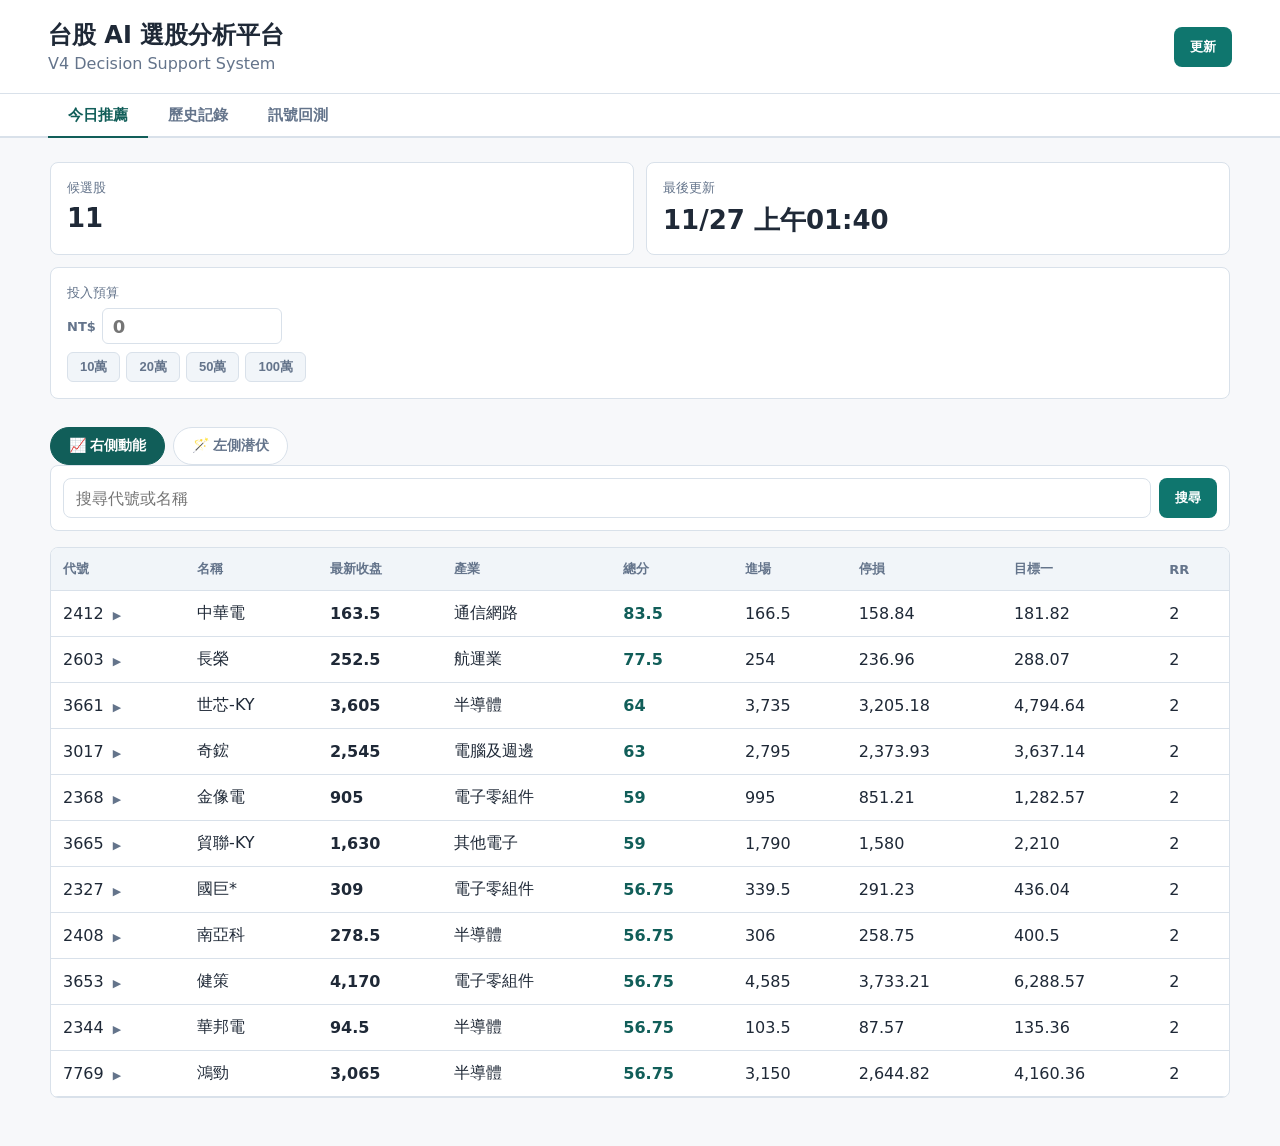
<file: index.html>
<!doctype html>
<html lang="zh-Hant">
  <head>
    <meta charset="utf-8" />
    <meta name="viewport" content="width=device-width, initial-scale=1" />
    <title>Taiwan Stock AI Screener</title>
    <link rel="stylesheet" href="styles.css" />
  </head>
  <body>
    <header class="topbar">
      <div>
        <h1>&#21488;&#32929; AI &#36984;&#32929;&#20998;&#26512;&#24179;&#21488;</h1>
        <p>V4 Decision Support System</p>
      </div>
      <button id="refreshButton" type="button">&#26356;&#26032;</button>
    </header>

    <nav class="tab-bar">
      <button id="tabToday" class="tab-btn active" type="button">今日推薦</button>
      <button id="tabHistory" class="tab-btn" type="button">&#27511;&#21490;&#35352;&#37636;</button>
      <button id="tabBacktest" class="tab-btn" type="button">訊號回測</button>
    </nav>

    <main>
      <!-- 今日推薦 view -->
      <div id="todayView">
        <section class="summary">
          <div>
            <span class="label">候選股</span>
            <strong id="candidateCount">0</strong>
          </div>
          <div>
            <span class="label">最後更新</span>
            <strong id="latestUpdate">-</strong>
          </div>
          <div class="budget-card">
            <span class="label">投入預算</span>
            <div class="budget-input-row">
              <span class="budget-currency">NT$</span>
              <input id="budgetInput" type="number" min="0" step="10000" placeholder="0" />
            </div>
            <div class="budget-presets">
              <button class="preset-btn" type="button" data-val="100000">10萬</button>
              <button class="preset-btn" type="button" data-val="200000">20萬</button>
              <button class="preset-btn" type="button" data-val="500000">50萬</button>
              <button class="preset-btn" type="button" data-val="1000000">100萬</button>
            </div>
          </div>
        </section>

        <section class="strategy-bar">
          <button id="strategyMomentum" class="strategy-btn active" type="button">&#128200; &#21491;&#20596;&#21205;&#33021;</button>
          <button id="strategyLeft" class="strategy-btn" type="button">&#129668; &#24038;&#20596;&#28508;&#20239;</button>
        </section>

        <section class="toolbar">
          <input id="searchInput" type="search" placeholder="&#25628;&#23563;&#20195;&#34399;&#25110;&#21517;&#31281;" />
          <button id="searchButton" type="button">&#25628;&#23563;</button>
        </section>

        <section id="notice" class="notice" hidden></section>

        <section class="table-wrap">
          <table>
            <thead>
              <tr>
                <th>&#20195;&#34399;</th>
                <th>&#21517;&#31281;</th>
                <th>&#26368;&#26032;&#25910;&#30424;</th>
                <th>&#29986;&#26989;</th>
                <th>&#32317;&#20998;</th>
                <th>&#36914;&#22580;</th>
                <th>&#20572;&#25613;</th>
                <th>&#30446;&#27161;&#19968;</th>
                <th>RR</th>
              </tr>
            </thead>
            <tbody id="candidateRows"></tbody>
          </table>
        </section>
      </div>

      <!-- 歷史記錄 view -->
      <div id="historyView" hidden>
        <div id="historyContent">
          <p class="empty" style="padding:20px;text-align:center;color:#64748b">讀取中...</p>
        </div>
      </div>

      <!-- 訊號回測 view -->
      <div id="backtestView" hidden>
        <div id="backtestContent">
          <p class="empty" style="padding:20px;text-align:center;color:#64748b">讀取中...</p>
        </div>
      </div>
    </main>

    <script src="app.js"></script>
  </body>
</html>
</file>
<file: styles.css>
:root {
  color-scheme: light;
  --bg: #f7f8fa;
  --panel: #ffffff;
  --text: #1f2937;
  --muted: #64748b;
  --line: #d9e1ea;
  --accent: #0f766e;
  --accent-strong: #115e59;
  --warn: #b45309;
}

* {
  box-sizing: border-box;
}

body {
  margin: 0;
  min-height: 100vh;
  background: var(--bg);
  color: var(--text);
  font-family:
    Inter,
    "Noto Sans TC",
    system-ui,
    -apple-system,
    BlinkMacSystemFont,
    "Segoe UI",
    sans-serif;
}

.topbar {
  display: flex;
  align-items: center;
  justify-content: space-between;
  gap: 16px;
  padding: 20px clamp(16px, 4vw, 48px);
  background: var(--panel);
  border-bottom: 1px solid var(--line);
}

h1 {
  margin: 0;
  font-size: 24px;
  line-height: 1.25;
}

p {
  margin: 4px 0 0;
  color: var(--muted);
}

button {
  min-height: 40px;
  border: 0;
  border-radius: 8px;
  padding: 0 16px;
  background: var(--accent);
  color: #ffffff;
  font-weight: 700;
  cursor: pointer;
}

button:hover {
  background: var(--accent-strong);
}

main {
  width: min(1180px, calc(100% - 32px));
  margin: 24px auto 48px;
}

.summary {
  display: grid;
  grid-template-columns: repeat(2, minmax(0, 1fr));
  gap: 12px;
  margin-bottom: 16px;
}

/* 預算卡片 — 橫跨兩欄 */
.budget-card {
  grid-column: 1 / -1;
}
.budget-input-row {
  display: flex;
  align-items: center;
  gap: 6px;
  margin-bottom: 8px;
}
.budget-input-row input {
  min-height: 36px;
  font-size: 18px;
  font-weight: 700;
  width: 180px;
  flex: unset;
  border: 1px solid var(--line);
  border-radius: 6px;
  padding: 0 10px;
}
.budget-currency {
  font-size: 13px;
  color: var(--muted);
  font-weight: 600;
}
.budget-presets {
  display: flex;
  flex-wrap: wrap;
  gap: 6px;
}
.preset-btn {
  min-height: 30px;
  padding: 0 12px;
  font-size: 13px;
  font-weight: 600;
  background: #f1f5f9;
  color: var(--muted);
  border: 1px solid var(--line);
  border-radius: 6px;
  cursor: pointer;
}
.preset-btn:hover {
  background: #e2e8f0;
  color: var(--text);
}
.preset-btn.active {
  background: var(--accent);
  color: #fff;
  border-color: var(--accent);
}

/* Livermore warning text */
.lv-warn-text {
  color: #b45309;
  font-weight: 600;
}

.summary > div,
.toolbar,
.table-wrap {
  background: var(--panel);
  border: 1px solid var(--line);
  border-radius: 8px;
}

.summary > div {
  padding: 16px;
}

.label {
  display: block;
  color: var(--muted);
  font-size: 13px;
  margin-bottom: 6px;
}

.summary strong {
  font-size: 26px;
}

.toolbar {
  display: flex;
  gap: 8px;
  padding: 12px;
  margin-bottom: 16px;
}

input {
  min-width: 0;
  flex: 1;
  min-height: 40px;
  border: 1px solid var(--line);
  border-radius: 8px;
  padding: 0 12px;
  font: inherit;
}

.table-wrap {
  overflow-x: auto;
}

.notice {
  margin-bottom: 16px;
  padding: 12px 14px;
  border: 1px solid #99f6e4;
  border-radius: 8px;
  background: #ecfeff;
  color: #155e75;
  font-size: 14px;
}

table {
  width: 100%;
  min-width: 820px;
  border-collapse: collapse;
}

th,
td {
  padding: 12px;
  border-bottom: 1px solid var(--line);
  text-align: left;
  white-space: nowrap;
}

th {
  color: var(--muted);
  font-size: 13px;
  background: #f1f5f9;
}

td.score {
  color: var(--accent-strong);
  font-weight: 800;
}

td.close-price {
  font-weight: 700;
  color: var(--text);
}

.empty,
.error {
  padding: 20px;
  text-align: center;
  color: var(--muted);
}

.error {
  color: var(--warn);
}

/* Tab bar */
.tab-bar {
  display: flex;
  gap: 0;
  background: var(--panel);
  border-bottom: 2px solid var(--line);
  padding: 0 clamp(16px, 4vw, 48px);
}
.tab-btn {
  min-height: 44px;
  border: 0;
  border-radius: 0;
  padding: 0 20px;
  background: transparent;
  color: var(--muted);
  font-weight: 600;
  font-size: 15px;
  cursor: pointer;
  border-bottom: 2px solid transparent;
  margin-bottom: -2px;
  transition: color 0.15s, border-color 0.15s;
}
.tab-btn:hover {
  color: var(--accent);
  background: transparent;
}
.tab-btn.active {
  color: var(--accent-strong);
  border-bottom-color: var(--accent-strong);
  background: transparent;
}

/* Strategy toggle */
.strategy-bar {
  display: flex;
  gap: 8px;
  padding: 12px 0 0;
}
.strategy-btn {
  min-height: 38px;
  border: 1px solid var(--line);
  border-radius: 999px;
  padding: 0 18px;
  background: var(--panel);
  color: var(--muted);
  font-weight: 600;
  font-size: 14px;
  cursor: pointer;
  transition: color 0.15s, border-color 0.15s, background 0.15s;
}
.strategy-btn:hover {
  color: var(--accent);
  border-color: var(--accent);
}
.strategy-btn.active {
  color: #fff;
  background: var(--accent-strong);
  border-color: var(--accent-strong);
}

/* History entries */
.hist-list {
  display: flex;
  flex-direction: column;
  gap: 10px;
  padding: 4px 0;
}
.hist-entry {
  background: var(--panel);
  border: 1px solid var(--line);
  border-radius: 8px;
  overflow: hidden;
}
.hist-header {
  width: 100%;
  display: flex;
  align-items: center;
  gap: 10px;
  padding: 14px 16px;
  background: transparent;
  color: var(--text);
  font-size: 14px;
  text-align: left;
  cursor: pointer;
  border-radius: 0;
  min-height: 0;
  border: 0;
}
.hist-header:hover {
  background: #f8fafc;
}
.hist-date {
  font-weight: 700;
  font-size: 15px;
  min-width: 90px;
}
.hist-meta {
  color: var(--muted);
  font-size: 13px;
  flex: 1;
}
.hist-chevron {
  display: inline-block;
  transition: transform 0.2s;
  font-size: 11px;
  color: var(--muted);
  margin-left: auto;
}
.hist-chevron.open {
  transform: rotate(90deg);
}
.hist-body {
  border-top: 1px solid var(--line);
}
.hist-badge {
  font-size: 11px;
  font-weight: 700;
  padding: 2px 8px;
  border-radius: 4px;
}
.hist-badge.live {
  background: #dcfce7;
  color: #166534;
}
.hist-badge.demo {
  background: #fef2f2;
  color: #991b1b;
}

/* Signal backtest dashboard */
.backtest-hero {
  display: grid;
  grid-template-columns: repeat(4, minmax(0, 1fr));
  gap: 12px;
  margin-bottom: 16px;
}
.backtest-card,
.backtest-panel {
  background: var(--panel);
  border: 1px solid var(--line);
  border-radius: 8px;
}
.backtest-card {
  padding: 16px;
  min-height: 86px;
}
.backtest-card strong {
  display: block;
  margin-top: 4px;
  font-size: 26px;
  line-height: 1.15;
}
.risk-text {
  color: #b45309;
}
.backtest-note {
  display: block;
}
.backtest-panel {
  margin-top: 16px;
  overflow: hidden;
}
.panel-title {
  display: flex;
  align-items: center;
  justify-content: space-between;
  gap: 12px;
  padding: 14px 16px;
  border-bottom: 1px solid var(--line);
  background: #f8fafc;
}
.panel-title h2 {
  margin: 0;
  font-size: 17px;
}
.panel-title span {
  color: var(--muted);
  font-size: 13px;
}
.horizon-block {
  padding: 14px 16px 16px;
  border-bottom: 1px solid var(--line);
}
.horizon-block:last-child {
  border-bottom: 0;
}
.horizon-block h3 {
  margin: 0 0 10px;
  color: #334155;
  font-size: 14px;
}
.backtest-table {
  min-width: 760px;
}
.signal-chip,
.evidence-chip {
  display: inline-flex;
  align-items: center;
  max-width: 100%;
  border-radius: 6px;
  background: #e0f2fe;
  color: #0369a1;
  font-size: 12px;
  font-weight: 700;
}
.signal-chip {
  padding: 3px 8px;
}
.evidence-chip {
  margin: 2px 4px 2px 0;
  padding: 3px 7px;
  white-space: normal;
}
.pos {
  color: #15803d;
  font-weight: 700;
}
.neg {
  color: #b91c1c;
  font-weight: 700;
}

/* Demo badge */
.demo-banner {
  margin-bottom: 16px;
  padding: 10px 14px;
  border: 1px solid #fca5a5;
  border-radius: 8px;
  background: #fef2f2;
  color: #991b1b;
  font-size: 14px;
  font-weight: 600;
}

/* Expandable score rows */
tr.candidate-row {
  cursor: pointer;
}
tr.candidate-row:hover td {
  background: #f8fafc;
}
tr.detail-row td {
  background: #f1f5f9;
  padding: 10px 16px;
  font-size: 13px;
}
.detail-grid {
  display: flex;
  flex-wrap: wrap;
  gap: 8px 20px;
  margin-bottom: 8px;
}
.detail-dim {
  display: flex;
  flex-direction: column;
  min-width: 80px;
}
.detail-dim .dim-label {
  color: var(--muted);
  font-size: 11px;
}
.detail-dim .dim-val {
  font-weight: 700;
  color: var(--accent-strong);
}
.reason-tags {
  display: flex;
  flex-wrap: wrap;
  gap: 4px;
}
.reason-tag {
  background: #e0f2fe;
  color: #0369a1;
  border-radius: 4px;
  padding: 2px 7px;
  font-size: 11px;
}
.sig-badge {
  font-size: 12px;
  white-space: nowrap;
}
.score-delta {
  font-size: 11px;
  font-weight: 600;
  white-space: nowrap;
}
.score-delta.delta-up {
  color: #16a34a;
}
.score-delta.delta-down {
  color: #94a3b8;
}
.detail-section {
  margin-top: 12px;
}
.detail-section h3 {
  margin: 0 0 8px;
  color: #334155;
  font-size: 13px;
}
.metric-grid {
  display: grid;
  grid-template-columns: repeat(auto-fit, minmax(110px, 1fr));
  gap: 8px;
}
.metric-card {
  min-height: 54px;
  padding: 8px 10px;
  border: 1px solid var(--line);
  border-radius: 6px;
  background: #ffffff;
}
.metric-card.good {
  border-color: #86efac;
  background: #f0fdf4;
}
.metric-label {
  display: block;
  margin-bottom: 4px;
  color: var(--muted);
  font-size: 11px;
}
.metric-card strong {
  color: var(--text);
  font-size: 15px;
}
.tech-signal-list,
.chip-signal-list {
  display: grid;
  grid-template-columns: repeat(auto-fit, minmax(180px, 1fr));
  gap: 8px;
}
.tech-signal,
.chip-signal {
  padding: 8px 10px;
  border: 1px solid var(--line);
  border-radius: 6px;
  background: #ffffff;
}
.tech-signal.bullish,
.chip-signal.bullish {
  border-color: #86efac;
  background: #f0fdf4;
}
.tech-signal.caution,
.chip-signal.caution {
  border-color: #fde68a;
  background: #fffbeb;
}
.tech-signal.bearish,
.chip-signal.bearish {
  border-color: #fecaca;
  background: #fef2f2;
}
.tech-signal strong,
.chip-signal strong {
  display: block;
  margin-bottom: 4px;
  color: #334155;
  font-size: 13px;
}
.tech-signal span,
.chip-signal span {
  color: var(--muted);
  font-size: 11px;
  line-height: 1.45;
  white-space: normal;
}
.chevron {
  display: inline-block;
  transition: transform 0.2s;
  margin-left: 4px;
  font-size: 11px;
  color: var(--muted);
}
.chevron.open {
  transform: rotate(90deg);
}

/* Livermore pyramid plan */
.livermore-box {
  margin-top: 12px;
  border: 1px solid #fde68a;
  border-radius: 6px;
  overflow: hidden;
}
.livermore-title {
  background: #fef3c7;
  color: #92400e;
  font-weight: 700;
  font-size: 12px;
  padding: 6px 12px;
  border-bottom: 1px solid #fde68a;
}
.livermore-grid {
  display: flex;
  flex-direction: column;
}
.lv-row {
  display: flex;
  gap: 12px;
  align-items: center;
  padding: 5px 12px;
  font-size: 12px;
  border-bottom: 1px solid #fef9c3;
}
.lv-row:last-child {
  border-bottom: 0;
}
.lv-label {
  font-weight: 700;
  min-width: 90px;
  color: #78350f;
}
.lv-price {
  flex: 1;
  color: var(--accent-strong);
  font-weight: 600;
}
.lv-sl {
  color: var(--muted);
  font-size: 11px;
}
.lv-init { background: #fff7ed; }
.lv-add  { background: #ffffff; }
.lv-full { background: #f0fdf4; }
.lv-warn { background: #fef2f2; }

@media (max-width: 680px) {
  .topbar {
    align-items: flex-start;
    flex-direction: column;
  }

  .summary {
    grid-template-columns: 1fr;
  }

  .backtest-hero {
    grid-template-columns: repeat(2, minmax(0, 1fr));
  }

  .panel-title {
    align-items: flex-start;
    flex-direction: column;
  }
}
</file>
